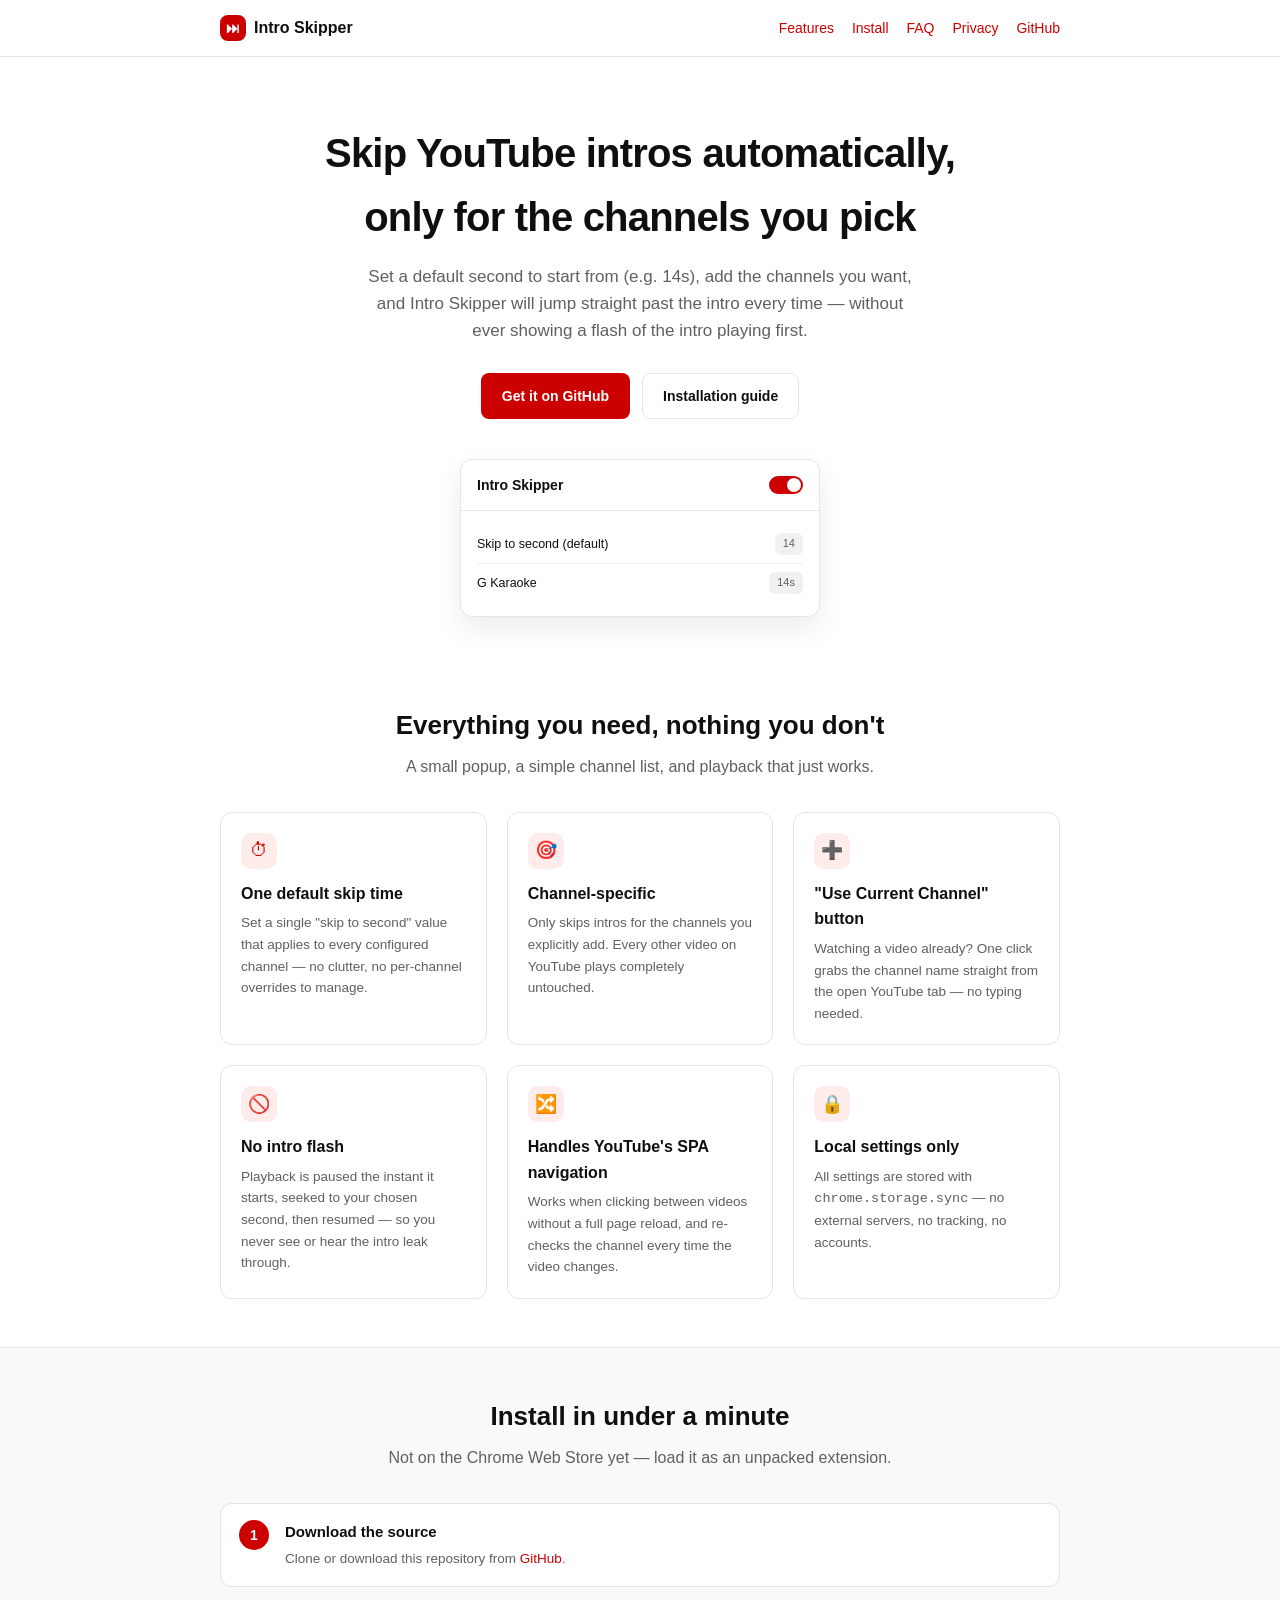
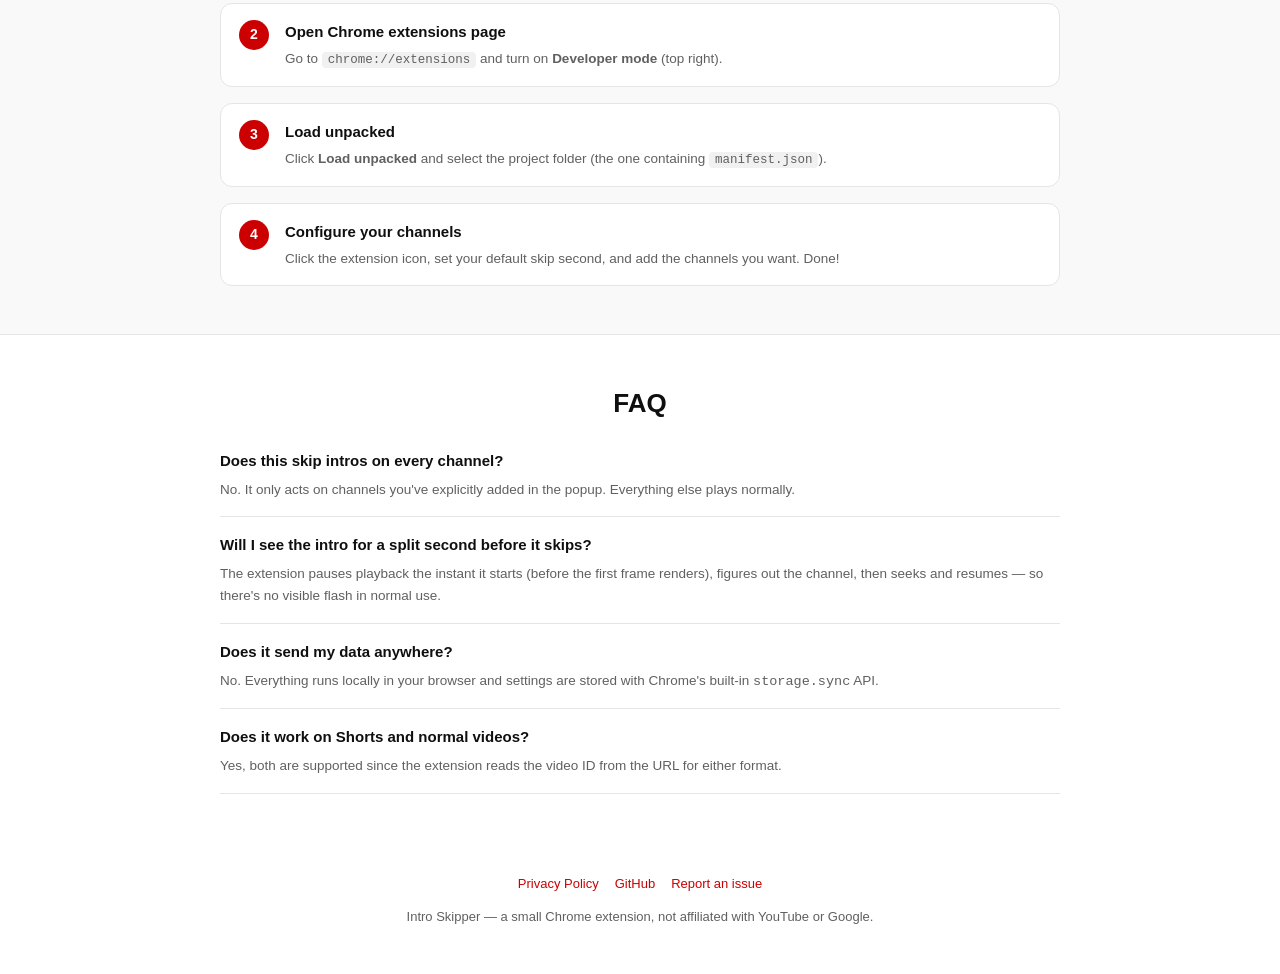
<file: docs/index.html>
<!DOCTYPE html>
<html lang="en">
<head>
  <meta charset="UTF-8" />
  <meta name="viewport" content="width=device-width, initial-scale=1.0" />
  <title>Intro Skipper — Auto-skip YouTube intros for specific channels</title>
  <meta name="description" content="A Chrome extension that automatically skips the intro of YouTube videos for the channels you choose, starting playback from the second you set." />
  <link rel="stylesheet" href="styles.css" />
</head>
<body>

  <nav class="nav">
    <div class="container">
      <div class="brand">
        <span class="logo">⏭</span>
        Intro Skipper
      </div>
      <div class="links">
        <a href="#features">Features</a>
        <a href="#install">Install</a>
        <a href="#faq">FAQ</a>
        <a href="privacy.html">Privacy</a>
        <!-- TODO: replace with your actual GitHub repo URL -->
        <a href="https://github.com/your-username/intro-skipper" target="_blank" rel="noopener">GitHub</a>
      </div>
    </div>
  </nav>

  <header class="hero">
    <div class="container">
      <h1>Skip YouTube intros automatically,<br />only for the channels you pick</h1>
      <p class="lead">
        Set a default second to start from (e.g. 14s), add the channels you want,
        and Intro Skipper will jump straight past the intro every time — without
        ever showing a flash of the intro playing first.
      </p>
      <div class="cta-row">
        <!-- TODO: replace with your actual GitHub repo URL -->
        <a class="btn btn-primary" href="https://github.com/your-username/intro-skipper" target="_blank" rel="noopener">Get it on GitHub</a>
        <a class="btn btn-secondary" href="#install">Installation guide</a>
      </div>

      <div class="preview">
        <div class="preview-header">
          <strong>Intro Skipper</strong>
          <span class="switch"></span>
        </div>
        <div class="preview-body">
          <div class="row">
            <span>Skip to second (default)</span>
            <span class="chip">14</span>
          </div>
          <div class="row">
            <span>G Karaoke</span>
            <span class="chip">14s</span>
          </div>
        </div>
      </div>
    </div>
  </header>

  <section id="features">
    <div class="container">
      <h2 class="section-title">Everything you need, nothing you don't</h2>
      <p class="section-sub">A small popup, a simple channel list, and playback that just works.</p>

      <div class="feature-grid">
        <div class="feature-card">
          <div class="icon">⏱</div>
          <h3>One default skip time</h3>
          <p>Set a single "skip to second" value that applies to every configured channel — no clutter, no per-channel overrides to manage.</p>
        </div>
        <div class="feature-card">
          <div class="icon">🎯</div>
          <h3>Channel-specific</h3>
          <p>Only skips intros for the channels you explicitly add. Every other video on YouTube plays completely untouched.</p>
        </div>
        <div class="feature-card">
          <div class="icon">➕</div>
          <h3>"Use Current Channel" button</h3>
          <p>Watching a video already? One click grabs the channel name straight from the open YouTube tab — no typing needed.</p>
        </div>
        <div class="feature-card">
          <div class="icon">🚫</div>
          <h3>No intro flash</h3>
          <p>Playback is paused the instant it starts, seeked to your chosen second, then resumed — so you never see or hear the intro leak through.</p>
        </div>
        <div class="feature-card">
          <div class="icon">🔀</div>
          <h3>Handles YouTube's SPA navigation</h3>
          <p>Works when clicking between videos without a full page reload, and re-checks the channel every time the video changes.</p>
        </div>
        <div class="feature-card">
          <div class="icon">🔒</div>
          <h3>Local settings only</h3>
          <p>All settings are stored with <code>chrome.storage.sync</code> — no external servers, no tracking, no accounts.</p>
        </div>
      </div>
    </div>
  </section>

  <section class="alt" id="install">
    <div class="container">
      <h2 class="section-title">Install in under a minute</h2>
      <p class="section-sub">Not on the Chrome Web Store yet — load it as an unpacked extension.</p>

      <div class="steps">
        <div class="step">
          <div class="num">1</div>
          <div>
            <h4>Download the source</h4>
            <!-- TODO: replace with your actual GitHub repo URL -->
            <p>Clone or download this repository from <a href="https://github.com/your-username/intro-skipper" target="_blank" rel="noopener">GitHub</a>.</p>
          </div>
        </div>
        <div class="step">
          <div class="num">2</div>
          <div>
            <h4>Open Chrome extensions page</h4>
            <p>Go to <code>chrome://extensions</code> and turn on <strong>Developer mode</strong> (top right).</p>
          </div>
        </div>
        <div class="step">
          <div class="num">3</div>
          <div>
            <h4>Load unpacked</h4>
            <p>Click <strong>Load unpacked</strong> and select the project folder (the one containing <code>manifest.json</code>).</p>
          </div>
        </div>
        <div class="step">
          <div class="num">4</div>
          <div>
            <h4>Configure your channels</h4>
            <p>Click the extension icon, set your default skip second, and add the channels you want. Done!</p>
          </div>
        </div>
      </div>
    </div>
  </section>

  <section id="faq">
    <div class="container">
      <h2 class="section-title">FAQ</h2>

      <div class="faq-item">
        <h4>Does this skip intros on every channel?</h4>
        <p>No. It only acts on channels you've explicitly added in the popup. Everything else plays normally.</p>
      </div>
      <div class="faq-item">
        <h4>Will I see the intro for a split second before it skips?</h4>
        <p>The extension pauses playback the instant it starts (before the first frame renders), figures out the channel, then seeks and resumes — so there's no visible flash in normal use.</p>
      </div>
      <div class="faq-item">
        <h4>Does it send my data anywhere?</h4>
        <p>No. Everything runs locally in your browser and settings are stored with Chrome's built-in <code>storage.sync</code> API.</p>
      </div>
      <div class="faq-item">
        <h4>Does it work on Shorts and normal videos?</h4>
        <p>Yes, both are supported since the extension reads the video ID from the URL for either format.</p>
      </div>
    </div>
  </section>

  <footer>
    <div class="container">
      <div class="foot-links">
        <a href="privacy.html">Privacy Policy</a>
        <!-- TODO: replace with your actual GitHub repo URL -->
        <a href="https://github.com/teampat/intro-skipper" target="_blank" rel="noopener">GitHub</a>
        <a href="https://github.com/teampat/intro-skipper/issues" target="_blank" rel="noopener">Report an issue</a>
      </div>
      <div>Intro Skipper — a small Chrome extension, not affiliated with YouTube or Google.</div>
    </div>
  </footer>

</body>
</html>
</file>
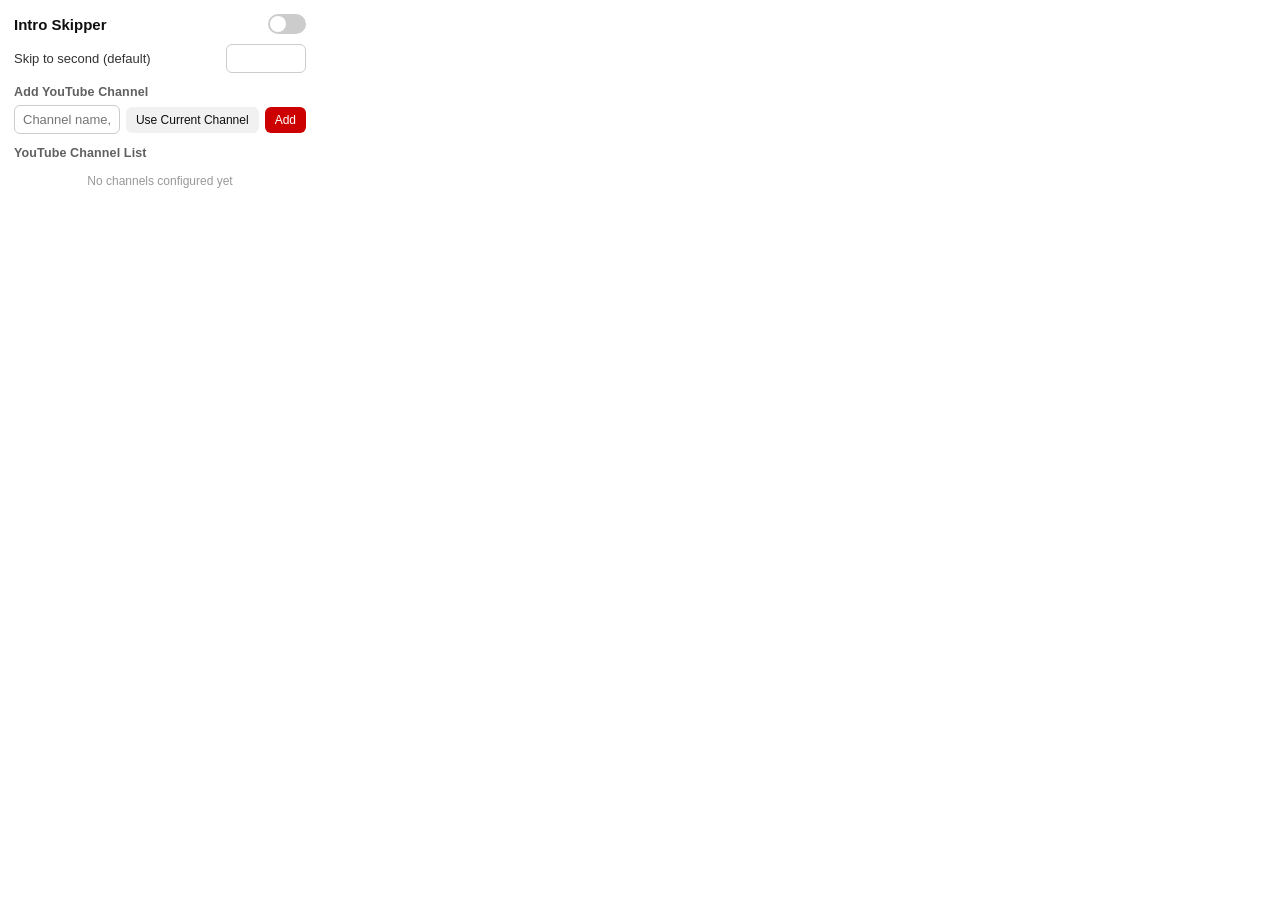
<file: popup.html>
<!DOCTYPE html>
<html lang="en">
<head>
<meta charset="UTF-8" />
<title>Intro Skipper</title>
<link rel="stylesheet" href="popup.css" />
</head>
<body>
  <div class="container">
    <header>
      <h1>Intro Skipper</h1>
      <label class="switch">
        <input type="checkbox" id="enabledToggle" />
        <span class="slider"></span>
      </label>
    </header>

    <section class="field-row">
      <label for="defaultSeconds">Skip to second (default)</label>
      <input type="number" id="defaultSeconds" min="0" step="1" />
    </section>

    <section class="add-channel">
      <h2>Add YouTube Channel</h2>
      <div class="field-row">
        <input type="text" id="newChannelName" placeholder="Channel name, e.g. MrBeast" />
        <button id="useCurrentChannelBtn" title="Use the channel name from the current YouTube tab">Use Current Channel</button>
        <button id="addChannelBtn">Add</button>
      </div>
    </section>

    <section>
      <h2>YouTube Channel List</h2>
      <ul id="channelList" class="channel-list"></ul>
      <p id="emptyState" class="empty-state">No channels configured yet</p>
    </section>

    <p class="status" id="statusMsg"></p>
  </div>
  <script src="popup.js"></script>
</body>
</html>
</file>
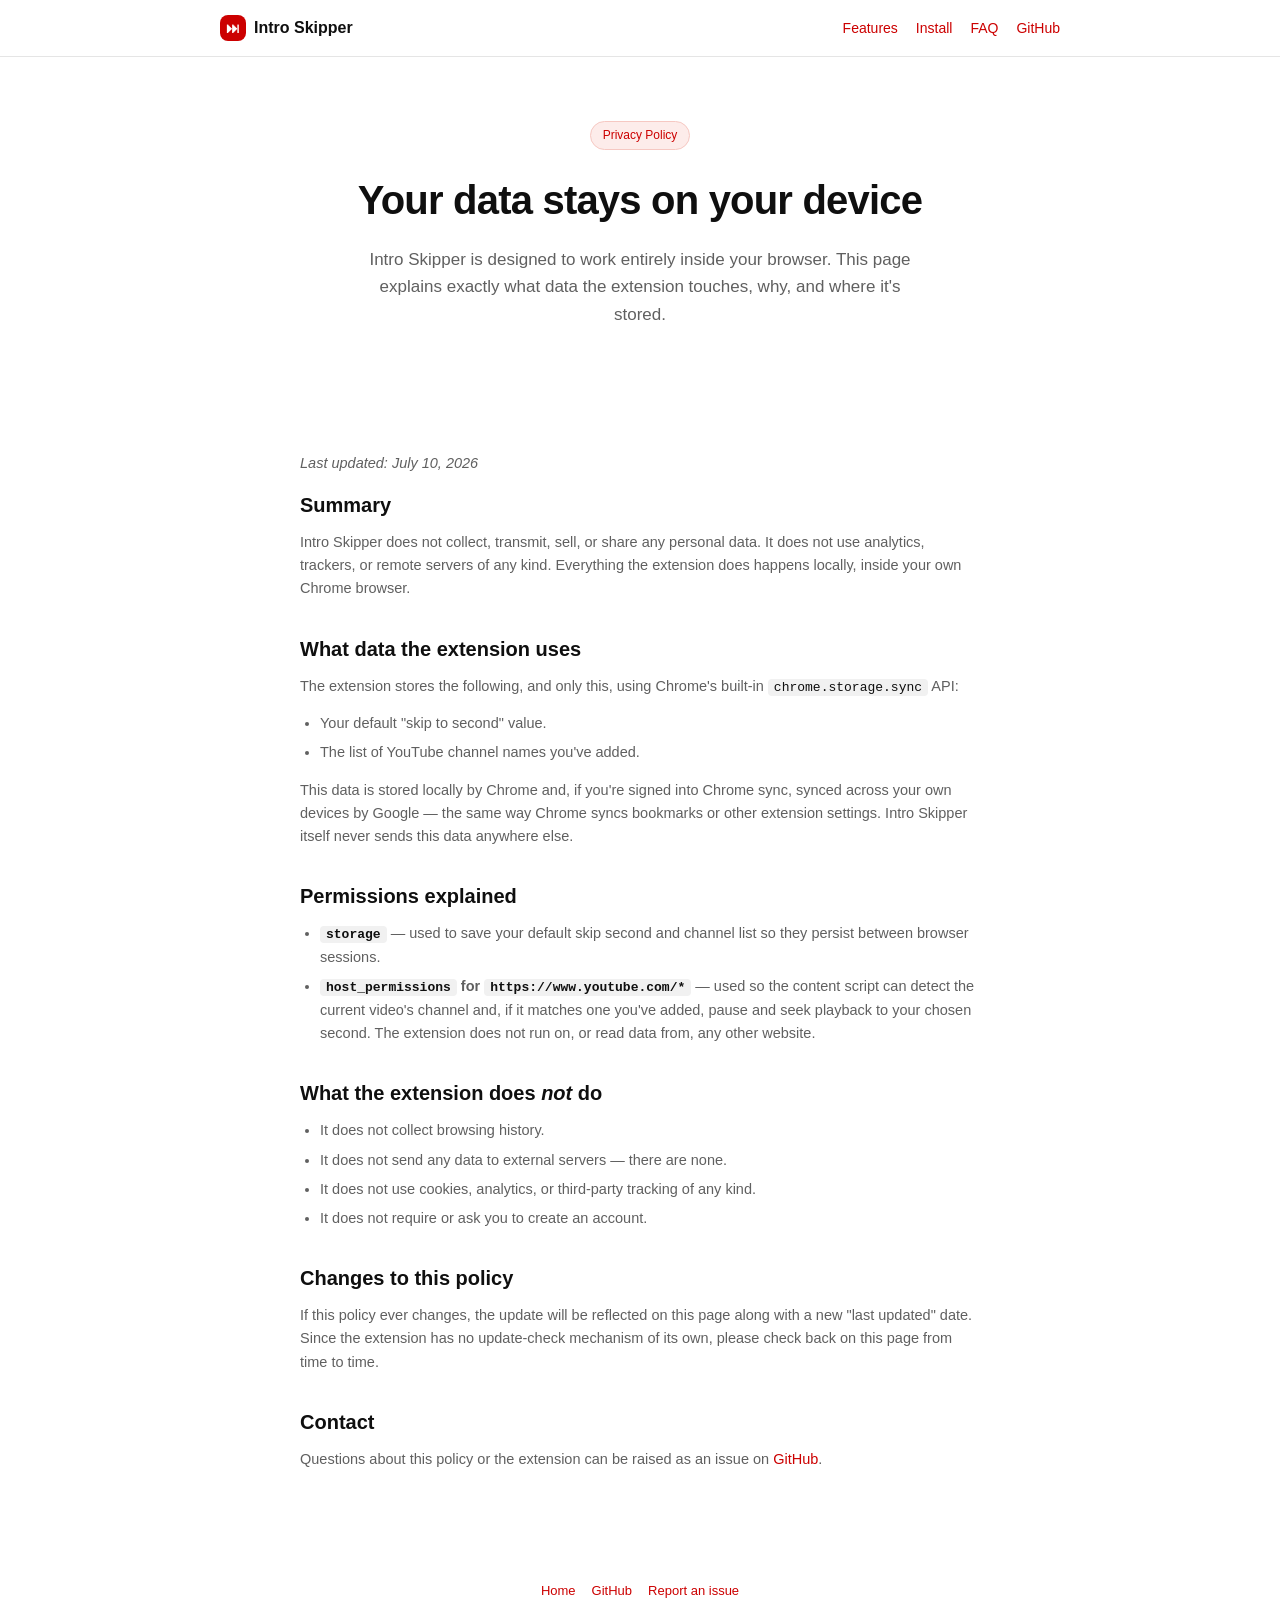
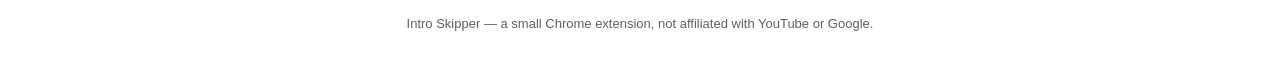
<file: docs/privacy.html>
<!DOCTYPE html>
<html lang="en">
<head>
  <meta charset="UTF-8" />
  <meta name="viewport" content="width=device-width, initial-scale=1.0" />
  <title>Privacy Policy — Intro Skipper</title>
  <meta name="description" content="Privacy policy for the Intro Skipper Chrome extension: what data it collects (none), what permissions it uses, and how your settings are stored." />
  <link rel="stylesheet" href="styles.css" />
</head>
<body>

  <nav class="nav">
    <div class="container">
      <div class="brand">
        <span class="logo">⏭</span>
        Intro Skipper
      </div>
      <div class="links">
        <a href="index.html#features">Features</a>
        <a href="index.html#install">Install</a>
        <a href="index.html#faq">FAQ</a>
        <a href="https://github.com/teampat/intro-skipper" target="_blank" rel="noopener">GitHub</a>
      </div>
    </div>
  </nav>

  <header class="hero">
    <div class="container">
      <span class="badge">Privacy Policy</span>
      <h1>Your data stays on your device</h1>
      <p class="lead">
        Intro Skipper is designed to work entirely inside your browser. This page explains
        exactly what data the extension touches, why, and where it's stored.
      </p>
    </div>
  </header>

  <section id="policy">
    <div class="container legal">
      <p><em>Last updated: July 10, 2026</em></p>

      <h2>Summary</h2>
      <p>
        Intro Skipper does not collect, transmit, sell, or share any personal data.
        It does not use analytics, trackers, or remote servers of any kind. Everything
        the extension does happens locally, inside your own Chrome browser.
      </p>

      <h2>What data the extension uses</h2>
      <p>The extension stores the following, and only this, using Chrome's built-in <code>chrome.storage.sync</code> API:</p>
      <ul>
        <li>Your default "skip to second" value.</li>
        <li>The list of YouTube channel names you've added.</li>
      </ul>
      <p>
        This data is stored locally by Chrome and, if you're signed into Chrome sync, synced
        across your own devices by Google — the same way Chrome syncs bookmarks or other
        extension settings. Intro Skipper itself never sends this data anywhere else.
      </p>

      <h2>Permissions explained</h2>
      <ul>
        <li>
          <strong><code>storage</code></strong> — used to save your default skip second and
          channel list so they persist between browser sessions.
        </li>
        <li>
          <strong><code>host_permissions</code> for <code>https://www.youtube.com/*</code></strong> —
          used so the content script can detect the current video's channel and, if it matches
          one you've added, pause and seek playback to your chosen second. The extension does
          not run on, or read data from, any other website.
        </li>
      </ul>

      <h2>What the extension does <em>not</em> do</h2>
      <ul>
        <li>It does not collect browsing history.</li>
        <li>It does not send any data to external servers — there are none.</li>
        <li>It does not use cookies, analytics, or third-party tracking of any kind.</li>
        <li>It does not require or ask you to create an account.</li>
      </ul>

      <h2>Changes to this policy</h2>
      <p>
        If this policy ever changes, the update will be reflected on this page along with a
        new "last updated" date. Since the extension has no update-check mechanism of its own,
        please check back on this page from time to time.
      </p>

      <h2>Contact</h2>
      <p>
        Questions about this policy or the extension can be raised as an issue on
        <a href="https://github.com/teampat/intro-skipper/issues" target="_blank" rel="noopener">GitHub</a>.
      </p>
    </div>
  </section>

  <footer>
    <div class="container">
      <div class="foot-links">
        <a href="index.html">Home</a>
        <a href="https://github.com/teampat/intro-skipper" target="_blank" rel="noopener">GitHub</a>
        <a href="https://github.com/teampat/intro-skipper/issues" target="_blank" rel="noopener">Report an issue</a>
      </div>
      <div>Intro Skipper — a small Chrome extension, not affiliated with YouTube or Google.</div>
    </div>
  </footer>

</body>
</html>
</file>
<file: docs/styles.css>
:root {
  --red: #cc0000;
  --red-dark: #a80000;
  --ink: #0f0f0f;
  --muted: #606060;
  --bg: #ffffff;
  --bg-soft: #f9f9f9;
  --border: #e5e5e5;
  --radius: 12px;
}

* {
  box-sizing: border-box;
}

body {
  margin: 0;
  font-family: -apple-system, "Segoe UI", Roboto, Arial, sans-serif;
  color: var(--ink);
  background: var(--bg);
  line-height: 1.6;
}

a {
  color: var(--red);
  text-decoration: none;
}

a:hover {
  text-decoration: underline;
}

.container {
  max-width: 880px;
  margin: 0 auto;
  padding: 0 20px;
}

/* ---- Nav ---- */
.nav {
  border-bottom: 1px solid var(--border);
  position: sticky;
  top: 0;
  background: rgba(255, 255, 255, 0.9);
  backdrop-filter: blur(6px);
  z-index: 10;
}

.nav .container {
  display: flex;
  align-items: center;
  justify-content: space-between;
  height: 56px;
}

.nav .brand {
  display: flex;
  align-items: center;
  gap: 8px;
  font-weight: 700;
  font-size: 16px;
  color: var(--ink);
}

.nav .brand .logo {
  width: 26px;
  height: 26px;
  border-radius: 8px;
  background: var(--red);
  display: inline-flex;
  align-items: center;
  justify-content: center;
  color: white;
  font-size: 14px;
}

.nav .links {
  display: flex;
  gap: 18px;
  font-size: 14px;
}

/* ---- Hero ---- */
.hero {
  padding: 64px 0 40px;
  text-align: center;
}

.hero .badge {
  display: inline-block;
  font-size: 12px;
  color: var(--red);
  background: #fdecea;
  border: 1px solid #f6c8c2;
  border-radius: 999px;
  padding: 4px 12px;
  margin-bottom: 18px;
}

.hero h1 {
  font-size: 40px;
  margin: 0 0 14px;
  letter-spacing: -0.02em;
}

.hero p.lead {
  font-size: 17px;
  color: var(--muted);
  max-width: 560px;
  margin: 0 auto 28px;
}

.cta-row {
  display: flex;
  gap: 12px;
  justify-content: center;
  flex-wrap: wrap;
}

.btn {
  display: inline-flex;
  align-items: center;
  gap: 8px;
  padding: 11px 20px;
  border-radius: 8px;
  font-size: 14px;
  font-weight: 600;
  border: 1px solid transparent;
}

.btn-primary {
  background: var(--red);
  color: white;
}

.btn-primary:hover {
  background: var(--red-dark);
  text-decoration: none;
}

.btn-secondary {
  background: white;
  color: var(--ink);
  border-color: var(--border);
}

.btn-secondary:hover {
  background: var(--bg-soft);
  text-decoration: none;
}

/* ---- Mock preview ---- */
.preview {
  margin: 40px auto 0;
  max-width: 360px;
  border: 1px solid var(--border);
  border-radius: var(--radius);
  box-shadow: 0 12px 30px rgba(0, 0, 0, 0.08);
  overflow: hidden;
  text-align: left;
}

.preview .preview-header {
  display: flex;
  align-items: center;
  justify-content: space-between;
  padding: 14px 16px;
  border-bottom: 1px solid var(--border);
}

.preview .preview-header strong {
  font-size: 14px;
}

.preview .switch {
  width: 34px;
  height: 18px;
  border-radius: 20px;
  background: var(--red);
  position: relative;
}

.preview .switch::after {
  content: "";
  position: absolute;
  right: 2px;
  top: 2px;
  width: 14px;
  height: 14px;
  border-radius: 50%;
  background: white;
}

.preview .preview-body {
  padding: 14px 16px;
  font-size: 12.5px;
}

.preview .row {
  display: flex;
  align-items: center;
  justify-content: space-between;
  padding: 8px 0;
  border-bottom: 1px solid #f0f0f0;
}

.preview .row:last-child {
  border-bottom: none;
}

.preview .chip {
  background: #f1f1f1;
  border-radius: 6px;
  padding: 2px 8px;
  font-size: 11px;
  color: var(--muted);
}

/* ---- Sections ---- */
section {
  padding: 48px 0;
}

section.alt {
  background: var(--bg-soft);
  border-top: 1px solid var(--border);
  border-bottom: 1px solid var(--border);
}

h2.section-title {
  font-size: 26px;
  margin: 0 0 8px;
  text-align: center;
}

p.section-sub {
  text-align: center;
  color: var(--muted);
  max-width: 560px;
  margin: 0 auto 32px;
}

.feature-grid {
  display: grid;
  grid-template-columns: repeat(auto-fit, minmax(220px, 1fr));
  gap: 20px;
}

.feature-card {
  border: 1px solid var(--border);
  border-radius: var(--radius);
  padding: 20px;
  background: white;
}

.feature-card .icon {
  width: 36px;
  height: 36px;
  border-radius: 10px;
  background: #fdecea;
  color: var(--red);
  display: flex;
  align-items: center;
  justify-content: center;
  font-size: 18px;
  margin-bottom: 12px;
}

.feature-card h3 {
  font-size: 16px;
  margin: 0 0 6px;
}

.feature-card p {
  font-size: 13.5px;
  color: var(--muted);
  margin: 0;
}

/* ---- Steps ---- */
.steps {
  counter-reset: step;
  display: grid;
  gap: 16px;
}

.step {
  display: flex;
  gap: 16px;
  align-items: flex-start;
  border: 1px solid var(--border);
  border-radius: var(--radius);
  padding: 16px 18px;
  background: white;
}

.step .num {
  flex: none;
  width: 30px;
  height: 30px;
  border-radius: 50%;
  background: var(--red);
  color: white;
  display: flex;
  align-items: center;
  justify-content: center;
  font-weight: 700;
  font-size: 14px;
}

.step h4 {
  margin: 0 0 4px;
  font-size: 15px;
}

.step p {
  margin: 0;
  font-size: 13.5px;
  color: var(--muted);
}

.step code {
  background: #f1f1f1;
  border-radius: 4px;
  padding: 1px 6px;
  font-size: 12.5px;
}

/* ---- FAQ ---- */
.faq-item {
  border-bottom: 1px solid var(--border);
  padding: 16px 0;
}

.faq-item h4 {
  margin: 0 0 6px;
  font-size: 15px;
}

.faq-item p {
  margin: 0;
  color: var(--muted);
  font-size: 13.5px;
}

/* ---- Footer ---- */
footer {
  padding: 32px 0 48px;
  text-align: center;
  color: var(--muted);
  font-size: 13px;
}

footer .foot-links {
  display: flex;
  gap: 16px;
  justify-content: center;
  margin-bottom: 12px;
}

@media (max-width: 600px) {
  .hero h1 {
    font-size: 30px;
  }
}

/* ---- Legal / prose pages ---- */
.legal {
  max-width: 720px;
  padding-top: 8px;
  padding-bottom: 16px;
}

.legal h2 {
  font-size: 20px;
  margin: 32px 0 10px;
}

.legal h2:first-of-type {
  margin-top: 8px;
}

.legal p {
  color: var(--muted);
  font-size: 14.5px;
  margin: 0 0 14px;
}

.legal ul {
  margin: 0 0 14px;
  padding-left: 20px;
  color: var(--muted);
  font-size: 14.5px;
}

.legal li {
  margin-bottom: 6px;
}

.legal code {
  background: #f1f1f1;
  border-radius: 4px;
  padding: 1px 6px;
  font-size: 13px;
  color: var(--ink);
}
</file>
<file: popup.css>
* {
  box-sizing: border-box;
}

body {
  margin: 0;
  font-family: -apple-system, "Segoe UI", Roboto, Arial, sans-serif;
  font-size: 13px;
  color: #0f0f0f;
  background: #ffffff;
}

.container {
  width: 320px;
  padding: 14px;
}

header {
  display: flex;
  align-items: center;
  justify-content: space-between;
  margin-bottom: 10px;
}

h1 {
  font-size: 15px;
  margin: 0;
}

h2 {
  font-size: 12.5px;
  margin: 12px 0 6px;
  color: #606060;
  font-weight: 600;
  letter-spacing: 0.01em;
}

.field-row {
  display: flex;
  gap: 6px;
  margin-bottom: 6px;
  align-items: center;
}

.field-row label {
  flex: 1;
  color: #333;
}

input[type="text"],
input[type="number"] {
  border: 1px solid #ccc;
  border-radius: 6px;
  padding: 6px 8px;
  font-size: 13px;
  flex: 1;
  min-width: 0;
}

#defaultSeconds {
  max-width: 80px;
  flex: none;
}

button {
  background: #cc0000;
  color: white;
  border: none;
  border-radius: 6px;
  padding: 6px 10px;
  font-size: 12px;
  cursor: pointer;
  white-space: nowrap;
}

button:hover {
  background: #a80000;
}

button:disabled {
  background: #f1f1f1;
  color: #aaa;
  cursor: not-allowed;
}

#useCurrentChannelBtn {
  background: #f1f1f1;
  color: #0f0f0f;
}

#useCurrentChannelBtn:hover {
  background: #e0e0e0;
}

#useCurrentChannelBtn:disabled {
  background: #f7f7f7;
  color: #bbb;
}

.channel-list {
  list-style: none;
  margin: 0;
  padding: 0;
  max-height: 200px;
  overflow-y: auto;
}

.channel-list li {
  display: flex;
  align-items: center;
  gap: 6px;
  padding: 6px 0;
  border-bottom: 1px solid #eee;
}

.channel-list .ch-name {
  flex: 1;
  font-weight: 500;
  overflow: hidden;
  text-overflow: ellipsis;
  white-space: nowrap;
}

.channel-list .ch-seconds {
  color: #606060;
  font-size: 11px;
}

.channel-list .remove-btn {
  background: transparent;
  color: #cc0000;
  padding: 2px 6px;
  font-size: 14px;
  line-height: 1;
}

.channel-list .remove-btn:hover {
  background: #fdecea;
}

.empty-state {
  color: #999;
  font-size: 12px;
  text-align: center;
  margin: 8px 0;
}

.status {
  min-height: 14px;
  font-size: 11px;
  color: #1a7f37;
  text-align: center;
  margin: 8px 0 0;
}

/* toggle switch */
.switch {
  position: relative;
  display: inline-block;
  width: 38px;
  height: 20px;
  flex: none;
}

.switch input {
  opacity: 0;
  width: 0;
  height: 0;
}

.slider {
  position: absolute;
  cursor: pointer;
  inset: 0;
  background-color: #ccc;
  transition: 0.2s;
  border-radius: 20px;
}

.slider::before {
  position: absolute;
  content: "";
  height: 16px;
  width: 16px;
  left: 2px;
  bottom: 2px;
  background-color: white;
  transition: 0.2s;
  border-radius: 50%;
}

input:checked + .slider {
  background-color: #cc0000;
}

input:checked + .slider::before {
  transform: translateX(18px);
}
</file>
